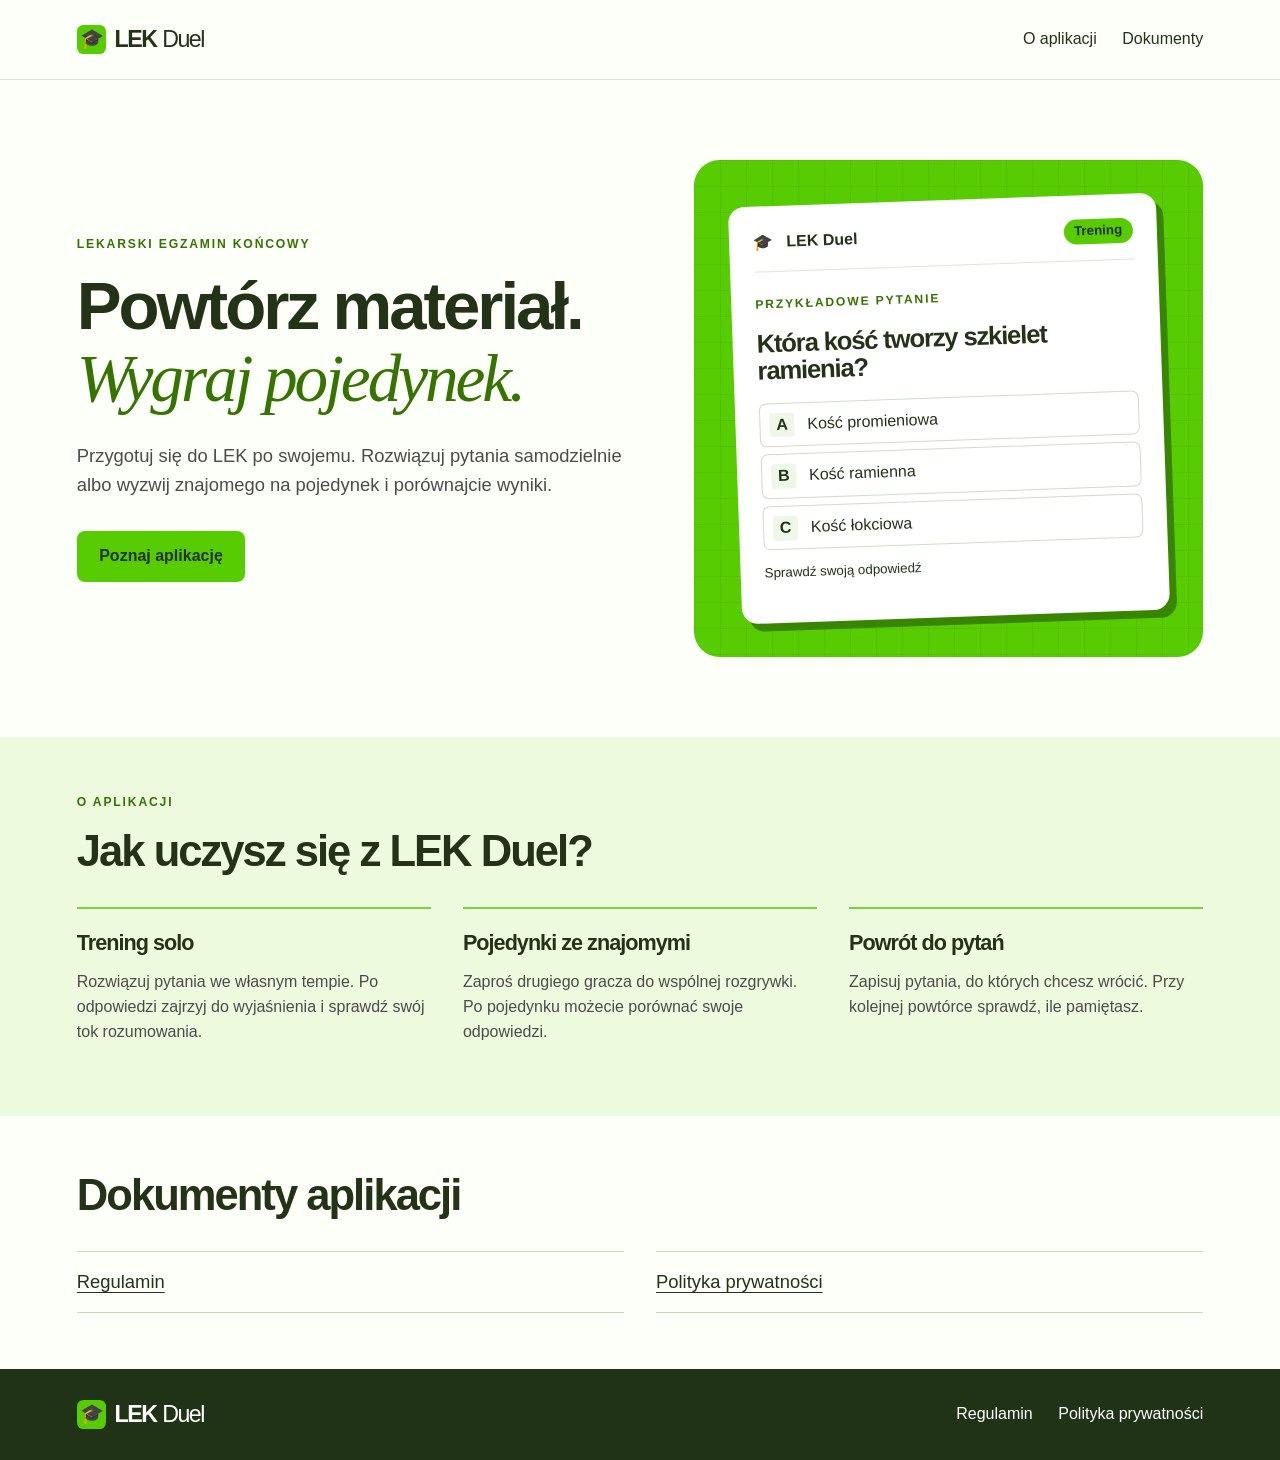
<file: index.html>
<!doctype html><html lang="pl"><head><meta charset="utf-8"><meta name="viewport" content="width=device-width,initial-scale=1"><title>LEK Duel — nauka do LEK</title><meta name="description" content="LEK Duel — pytania, powtórki i pojedynki w przygotowaniach do Lekarskiego Egzaminu Końcowego."><link rel="stylesheet" href="style.css"></head><body><header><a class="brand" href="index.html" aria-label="LEK Duel — strona główna"><i aria-hidden="true">🎓</i> LEK <b>Duel</b></a><nav aria-label="Nawigacja"><a href="index.html#aplikacja">O aplikacji</a><a href="index.html#dokumenty">Dokumenty</a></nav></header><main><section class="hero"><div><p class="kicker">LEKARSKI EGZAMIN KOŃCOWY</p><h1>Powtórz materiał.<br><em>Wygraj pojedynek.</em></h1><p class="intro">Przygotuj się do LEK po swojemu. Rozwiązuj pytania samodzielnie albo wyzwij znajomego na pojedynek i porównajcie wyniki.</p><a class="cta" href="#aplikacja">Poznaj aplikację</a></div><aside class="demo" aria-label="Interaktywne pytanie przykładowe"><div class="quiz"><div class="quizhead"><span><span aria-hidden="true">🎓</span> &nbsp; LEK Duel</span><small>Trening</small></div><p class="kicker">PRZYKŁADOWE PYTANIE</p><h2>Która kość tworzy szkielet ramienia?</h2><form id="quiz"><button type="button" data-answer="0"><b>A</b> Kość promieniowa</button><button type="button" data-answer="1"><b>B</b> Kość ramienna</button><button type="button" data-answer="0"><b>C</b> Kość łokciowa</button></form><small id="result" role="status">Sprawdź swoją odpowiedź</small></div></aside></section><section id="aplikacja"><p class="kicker">O APLIKACJI</p><h2>Jak uczysz się z LEK Duel?</h2><div class="features"><article><h3>Trening solo</h3><p>Rozwiązuj pytania we własnym tempie. Po odpowiedzi zajrzyj do wyjaśnienia i sprawdź swój tok rozumowania.</p></article><article><h3>Pojedynki ze znajomymi</h3><p>Zaproś drugiego gracza do wspólnej rozgrywki. Po pojedynku możecie porównać swoje odpowiedzi.</p></article><article><h3>Powrót do pytań</h3><p>Zapisuj pytania, do których chcesz wrócić. Przy kolejnej powtórce sprawdź, ile pamiętasz.</p></article></div></section><section id="dokumenty"><h2>Dokumenty aplikacji</h2><div class="docs"><a href="regulamin/index.html">Regulamin</a><a href="prywatnosc/index.html">Polityka prywatności</a></div></section></main><script src="quiz.js"></script><footer><a class="brand" href="index.html" aria-label="LEK Duel — strona główna"><i aria-hidden="true">🎓</i> LEK <b>Duel</b></a><div><a href="regulamin/index.html">Regulamin</a><a href="prywatnosc/index.html">Polityka prywatności</a></div></footer></body></html>
</file>
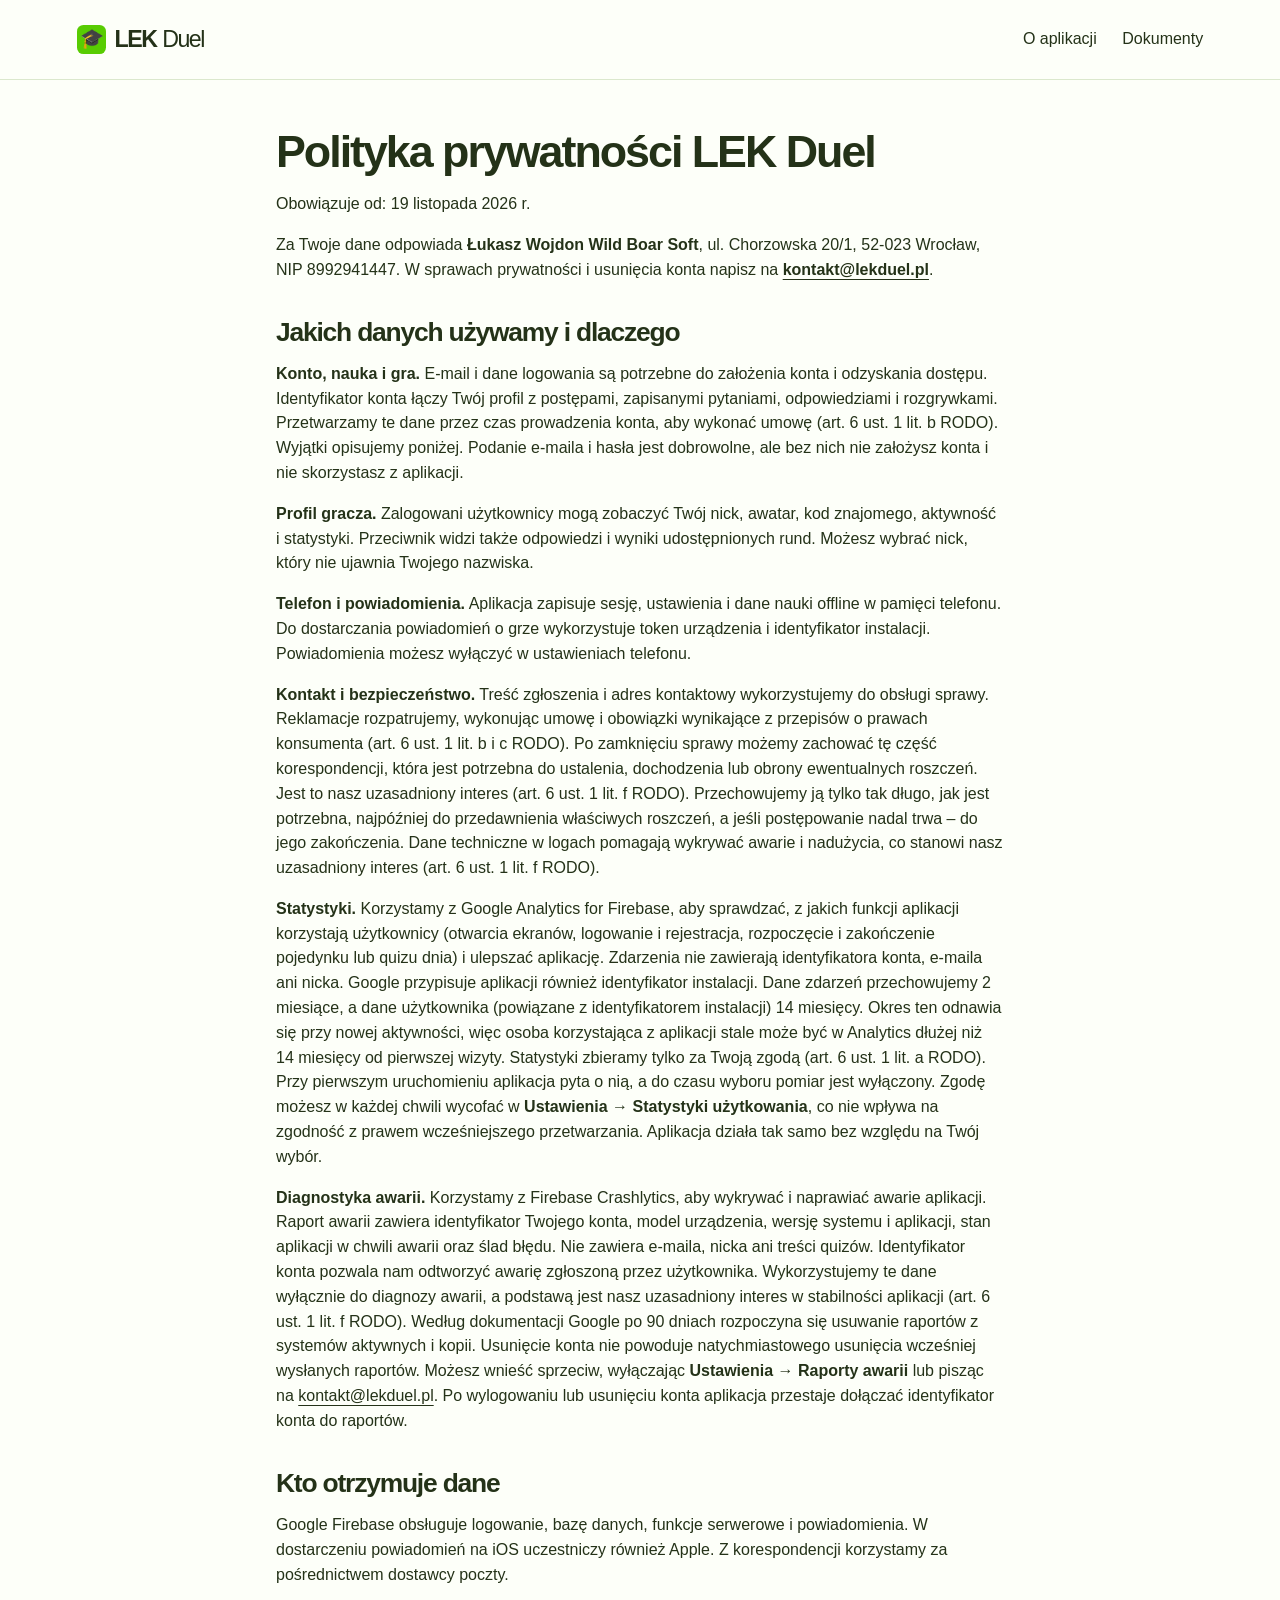
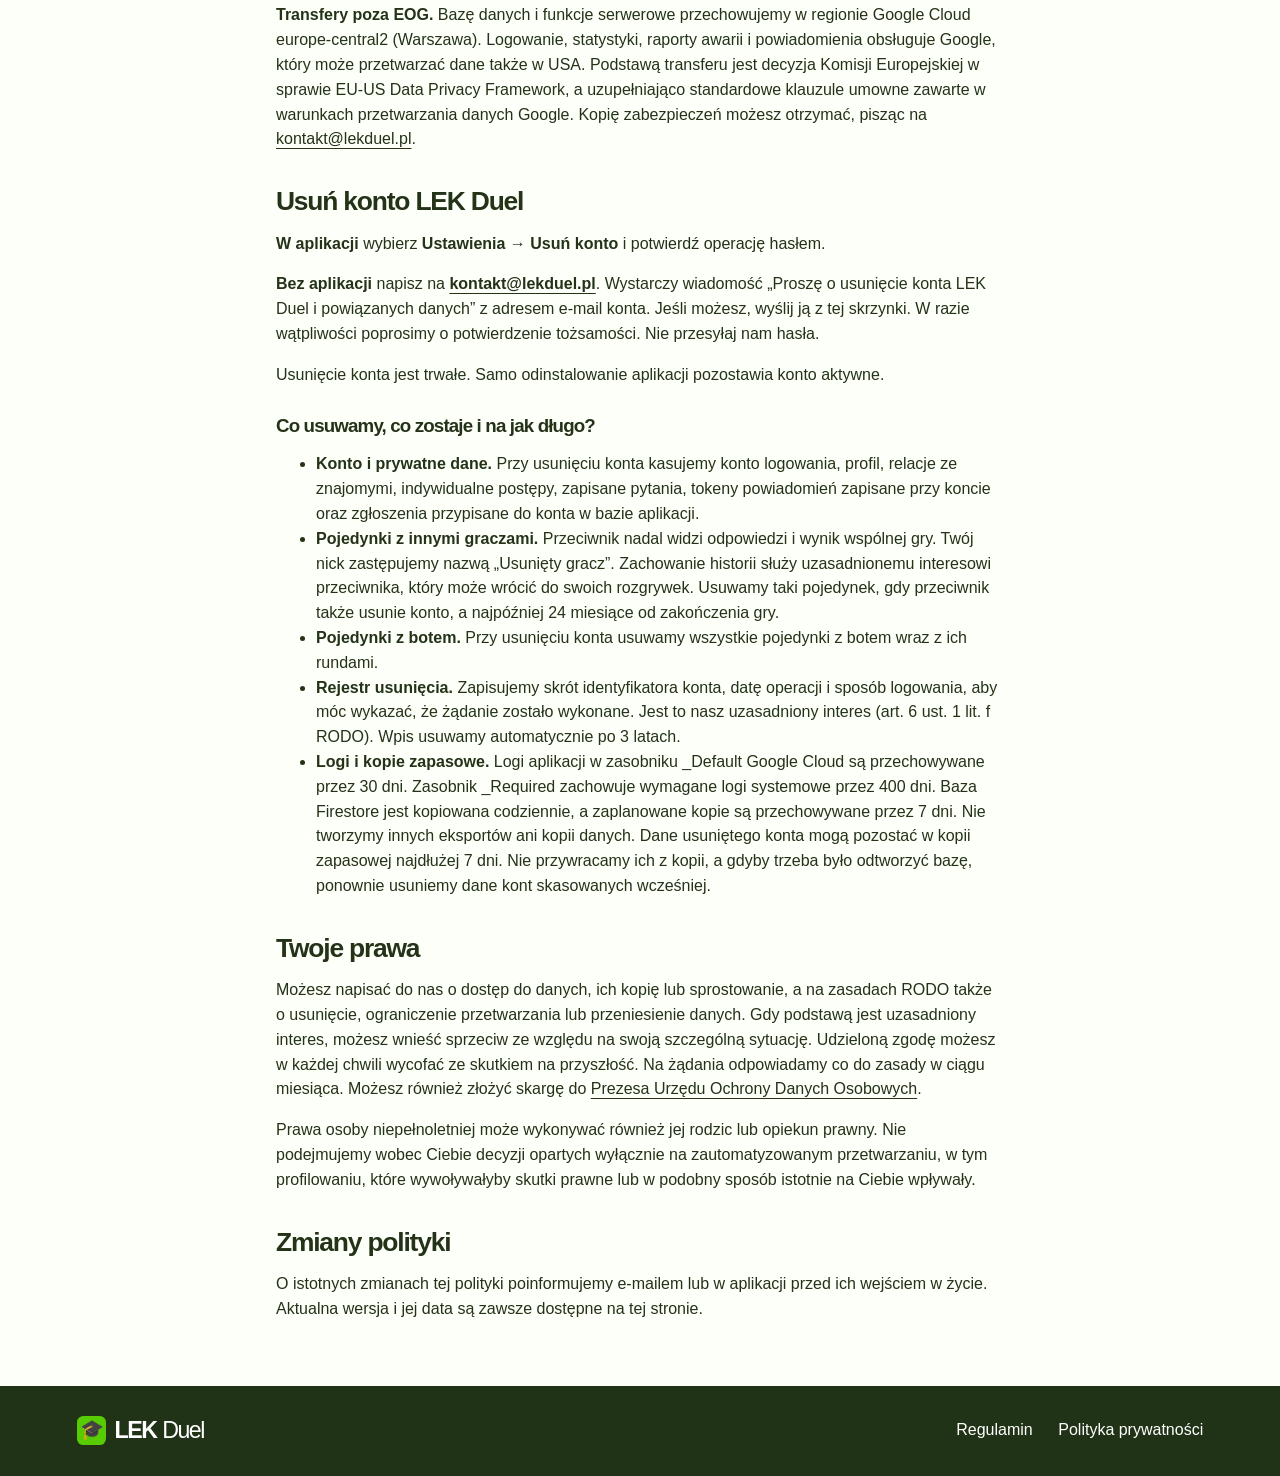
<file: prywatnosc/index.html>
<!doctype html><html lang="pl"><head><meta charset="utf-8"><meta name="viewport" content="width=device-width,initial-scale=1"><title>Polityka prywatności | LEK Duel</title><meta name="description" content="LEK Duel — pytania, powtórki i pojedynki w przygotowaniach do Lekarskiego Egzaminu Końcowego."><link rel="stylesheet" href="../style.css"></head><body><header><a class="brand" href="../index.html" aria-label="LEK Duel — strona główna"><i aria-hidden="true">🎓</i> LEK <b>Duel</b></a><nav aria-label="Nawigacja"><a href="../index.html#aplikacja">O aplikacji</a><a href="../index.html#dokumenty">Dokumenty</a></nav></header><main class="document">
<h1>Polityka prywatności LEK Duel</h1>
<p>Obowiązuje od: 19 listopada 2026 r.</p>
<p>Za Twoje dane odpowiada <strong>Łukasz Wojdon Wild Boar Soft</strong>, ul. Chorzowska 20/1, 52-023 Wrocław, NIP 8992941447. W sprawach prywatności i usunięcia konta napisz na <strong><a href="mailto:kontakt@lekduel.pl">kontakt@lekduel.pl</a></strong>.</p>
<h2>Jakich danych używamy i dlaczego</h2>
<p><strong>Konto, nauka i gra.</strong> E-mail i dane logowania są potrzebne do założenia konta i odzyskania dostępu. Identyfikator konta łączy Twój profil z postępami, zapisanymi pytaniami, odpowiedziami i rozgrywkami. Przetwarzamy te dane przez czas prowadzenia konta, aby wykonać umowę (art. 6 ust. 1 lit. b RODO). Wyjątki opisujemy poniżej. Podanie e-maila i hasła jest dobrowolne, ale bez nich nie założysz konta i nie skorzystasz z aplikacji.</p>
<p><strong>Profil gracza.</strong> Zalogowani użytkownicy mogą zobaczyć Twój nick, awatar, kod znajomego, aktywność i statystyki. Przeciwnik widzi także odpowiedzi i wyniki udostępnionych rund. Możesz wybrać nick, który nie ujawnia Twojego nazwiska.</p>
<p><strong>Telefon i powiadomienia.</strong> Aplikacja zapisuje sesję, ustawienia i dane nauki offline w pamięci telefonu. Do dostarczania powiadomień o grze wykorzystuje token urządzenia i identyfikator instalacji. Powiadomienia możesz wyłączyć w ustawieniach telefonu.</p>
<p><strong>Kontakt i bezpieczeństwo.</strong> Treść zgłoszenia i adres kontaktowy wykorzystujemy do obsługi sprawy. Reklamacje rozpatrujemy, wykonując umowę i obowiązki wynikające z przepisów o prawach konsumenta (art. 6 ust. 1 lit. b i c RODO). Po zamknięciu sprawy możemy zachować tę część korespondencji, która jest potrzebna do ustalenia, dochodzenia lub obrony ewentualnych roszczeń. Jest to nasz uzasadniony interes (art. 6 ust. 1 lit. f RODO). Przechowujemy ją tylko tak długo, jak jest potrzebna, najpóźniej do przedawnienia właściwych roszczeń, a jeśli postępowanie nadal trwa – do jego zakończenia. Dane techniczne w logach pomagają wykrywać awarie i nadużycia, co stanowi nasz uzasadniony interes (art. 6 ust. 1 lit. f RODO).</p>
<p><strong>Statystyki.</strong> Korzystamy z Google Analytics for Firebase, aby sprawdzać, z jakich funkcji aplikacji korzystają użytkownicy (otwarcia ekranów, logowanie i rejestracja, rozpoczęcie i zakończenie pojedynku lub quizu dnia) i ulepszać aplikację. Zdarzenia nie zawierają identyfikatora konta, e-maila ani nicka. Google przypisuje aplikacji również identyfikator instalacji. Dane zdarzeń przechowujemy 2 miesiące, a dane użytkownika (powiązane z identyfikatorem instalacji) 14 miesięcy. Okres ten odnawia się przy nowej aktywności, więc osoba korzystająca z aplikacji stale może być w Analytics dłużej niż 14 miesięcy od pierwszej wizyty. Statystyki zbieramy tylko za Twoją zgodą (art. 6 ust. 1 lit. a RODO). Przy pierwszym uruchomieniu aplikacja pyta o nią, a do czasu wyboru pomiar jest wyłączony. Zgodę możesz w każdej chwili wycofać w <strong>Ustawienia → Statystyki użytkowania</strong>, co nie wpływa na zgodność z prawem wcześniejszego przetwarzania. Aplikacja działa tak samo bez względu na Twój wybór.</p>
<p><strong>Diagnostyka awarii.</strong> Korzystamy z Firebase Crashlytics, aby wykrywać i naprawiać awarie aplikacji. Raport awarii zawiera identyfikator Twojego konta, model urządzenia, wersję systemu i aplikacji, stan aplikacji w chwili awarii oraz ślad błędu. Nie zawiera e-maila, nicka ani treści quizów. Identyfikator konta pozwala nam odtworzyć awarię zgłoszoną przez użytkownika. Wykorzystujemy te dane wyłącznie do diagnozy awarii, a podstawą jest nasz uzasadniony interes w stabilności aplikacji (art. 6 ust. 1 lit. f RODO). Według dokumentacji Google po 90 dniach rozpoczyna się usuwanie raportów z systemów aktywnych i kopii. Usunięcie konta nie powoduje natychmiastowego usunięcia wcześniej wysłanych raportów. Możesz wnieść sprzeciw, wyłączając <strong>Ustawienia → Raporty awarii</strong> lub pisząc na <a href="mailto:kontakt@lekduel.pl">kontakt@lekduel.pl</a>. Po wylogowaniu lub usunięciu konta aplikacja przestaje dołączać identyfikator konta do raportów.</p>
<h2>Kto otrzymuje dane</h2>
<p>Google Firebase obsługuje logowanie, bazę danych, funkcje serwerowe i powiadomienia. W dostarczeniu powiadomień na iOS uczestniczy również Apple. Z korespondencji korzystamy za pośrednictwem dostawcy poczty.</p>
<p><strong>Transfery poza EOG.</strong> Bazę danych i funkcje serwerowe przechowujemy w regionie Google Cloud europe-central2 (Warszawa). Logowanie, statystyki, raporty awarii i powiadomienia obsługuje Google, który może przetwarzać dane także w USA. Podstawą transferu jest decyzja Komisji Europejskiej w sprawie EU-US Data Privacy Framework, a uzupełniająco standardowe klauzule umowne zawarte w warunkach przetwarzania danych Google. Kopię zabezpieczeń możesz otrzymać, pisząc na <a href="mailto:kontakt@lekduel.pl">kontakt@lekduel.pl</a>.</p>
<h2 id="usun-konto">Usuń konto LEK Duel</h2>
<p><strong>W aplikacji</strong> wybierz <strong>Ustawienia → Usuń konto</strong> i potwierdź operację hasłem.</p>
<p><strong>Bez aplikacji</strong> napisz na <strong><a href="mailto:kontakt@lekduel.pl">kontakt@lekduel.pl</a></strong>. Wystarczy wiadomość „Proszę o usunięcie konta LEK Duel i powiązanych danych” z adresem e-mail konta. Jeśli możesz, wyślij ją z tej skrzynki. W razie wątpliwości poprosimy o potwierdzenie tożsamości. Nie przesyłaj nam hasła.</p>
<p>Usunięcie konta jest trwałe. Samo odinstalowanie aplikacji pozostawia konto aktywne.</p>
<h3>Co usuwamy, co zostaje i na jak długo?</h3>
<ul>
  <li><strong>Konto i prywatne dane.</strong> Przy usunięciu konta kasujemy konto logowania, profil, relacje ze znajomymi, indywidualne postępy, zapisane pytania, tokeny powiadomień zapisane przy koncie oraz zgłoszenia przypisane do konta w bazie aplikacji.</li>
  <li><strong>Pojedynki z innymi graczami.</strong> Przeciwnik nadal widzi odpowiedzi i wynik wspólnej gry. Twój nick zastępujemy nazwą „Usunięty gracz”. Zachowanie historii służy uzasadnionemu interesowi przeciwnika, który może wrócić do swoich rozgrywek. Usuwamy taki pojedynek, gdy przeciwnik także usunie konto, a najpóźniej 24 miesiące od zakończenia gry.</li>
  <li><strong>Pojedynki z botem.</strong> Przy usunięciu konta usuwamy wszystkie pojedynki z botem wraz z ich rundami.</li>
  <li><strong>Rejestr usunięcia.</strong> Zapisujemy skrót identyfikatora konta, datę operacji i sposób logowania, aby móc wykazać, że żądanie zostało wykonane. Jest to nasz uzasadniony interes (art. 6 ust. 1 lit. f RODO). Wpis usuwamy automatycznie po 3 latach.</li>
  <li><strong>Logi i kopie zapasowe.</strong> Logi aplikacji w zasobniku _Default Google Cloud są przechowywane przez 30 dni. Zasobnik _Required zachowuje wymagane logi systemowe przez 400 dni. Baza Firestore jest kopiowana codziennie, a zaplanowane kopie są przechowywane przez 7 dni. Nie tworzymy innych eksportów ani kopii danych. Dane usuniętego konta mogą pozostać w kopii zapasowej najdłużej 7 dni. Nie przywracamy ich z kopii, a gdyby trzeba było odtworzyć bazę, ponownie usuniemy dane kont skasowanych wcześniej.</li>
</ul>
<h2>Twoje prawa</h2>
<p>Możesz napisać do nas o dostęp do danych, ich kopię lub sprostowanie, a na zasadach RODO także o usunięcie, ograniczenie przetwarzania lub przeniesienie danych. Gdy podstawą jest uzasadniony interes, możesz wnieść sprzeciw ze względu na swoją szczególną sytuację. Udzieloną zgodę możesz w każdej chwili wycofać ze skutkiem na przyszłość. Na żądania odpowiadamy co do zasady w ciągu miesiąca. Możesz również złożyć skargę do <a href="https://uodo.gov.pl/pl/504">Prezesa Urzędu Ochrony Danych Osobowych</a>.</p>
<p>Prawa osoby niepełnoletniej może wykonywać również jej rodzic lub opiekun prawny. Nie podejmujemy wobec Ciebie decyzji opartych wyłącznie na zautomatyzowanym przetwarzaniu, w tym profilowaniu, które wywoływałyby skutki prawne lub w podobny sposób istotnie na Ciebie wpływały.</p>
<h2>Zmiany polityki</h2>
<p>O istotnych zmianach tej polityki poinformujemy e-mailem lub w aplikacji przed ich wejściem w życie. Aktualna wersja i jej data są zawsze dostępne na tej stronie.</p>
</main><footer><a class="brand" href="../index.html" aria-label="LEK Duel — strona główna"><i aria-hidden="true">🎓</i> LEK <b>Duel</b></a><div><a href="../regulamin/index.html">Regulamin</a><a href="../prywatnosc/index.html">Polityka prywatności</a></div></footer></body></html>
</file>
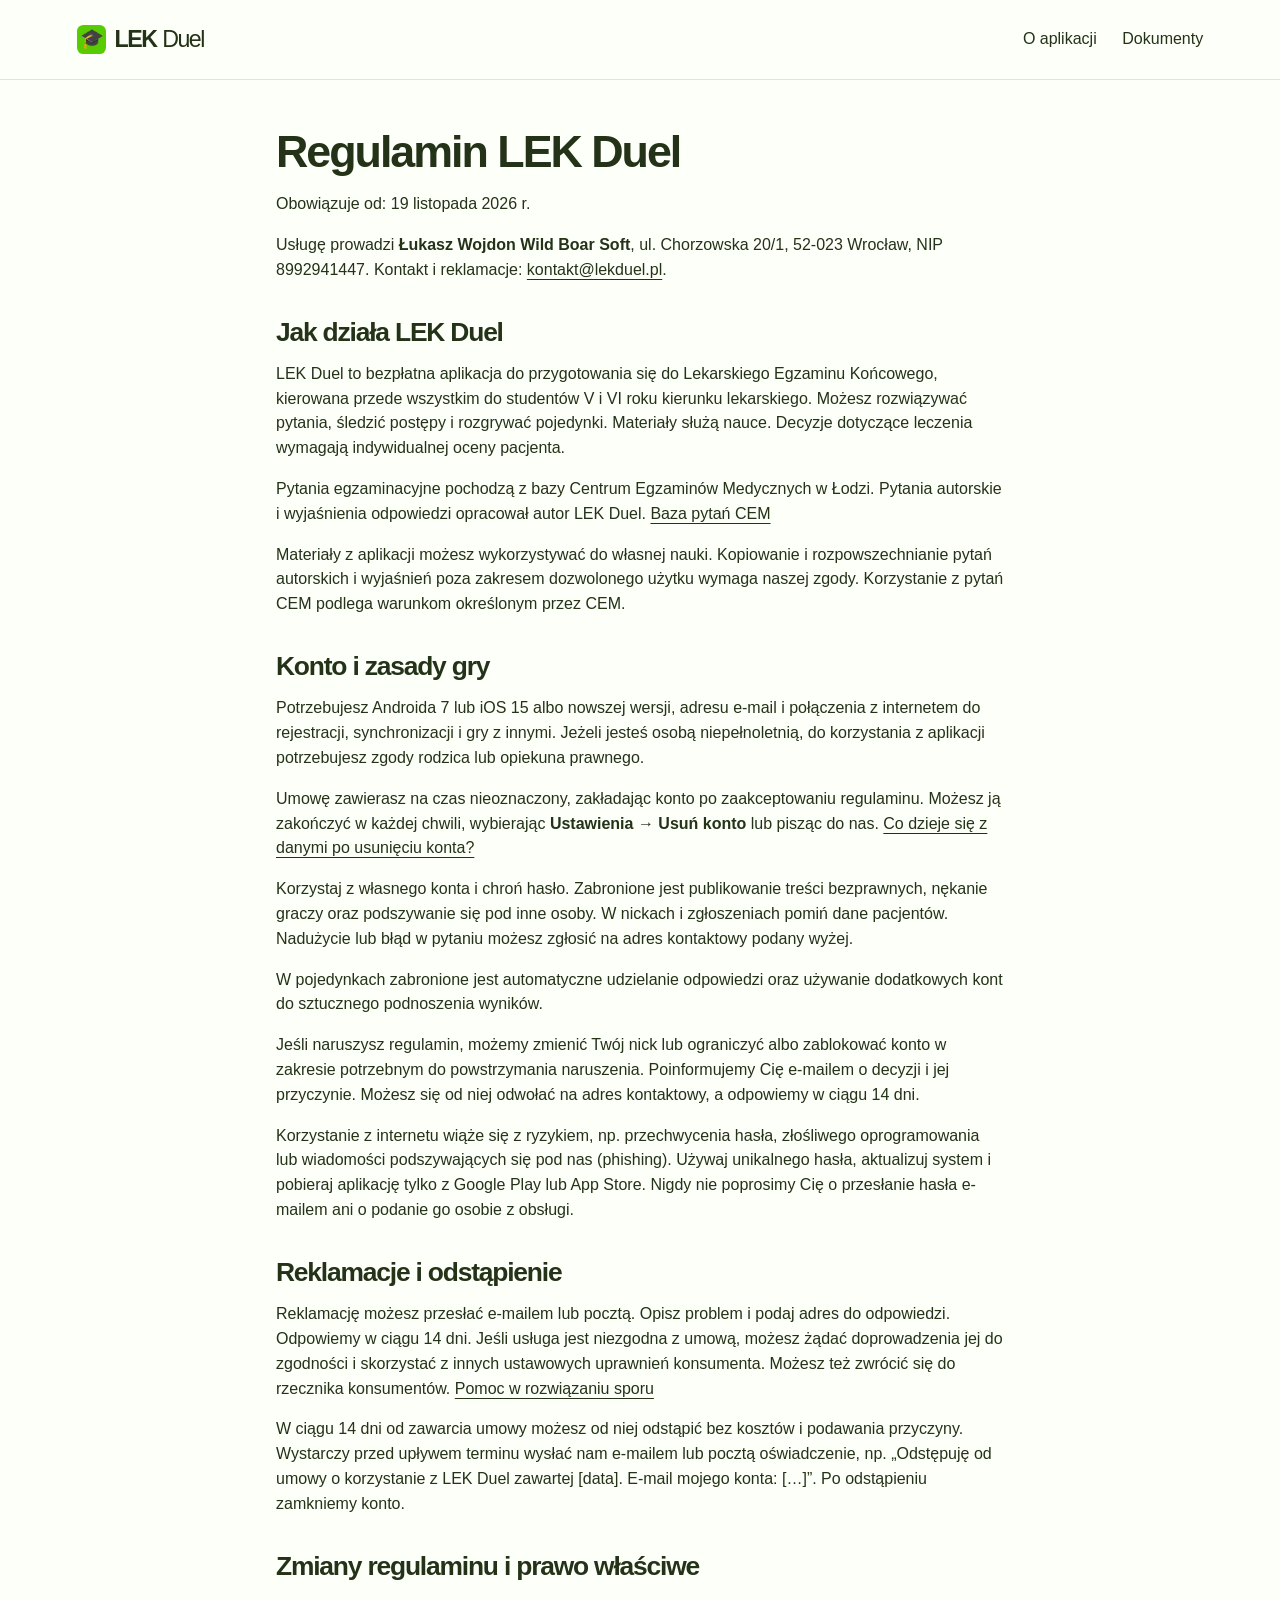
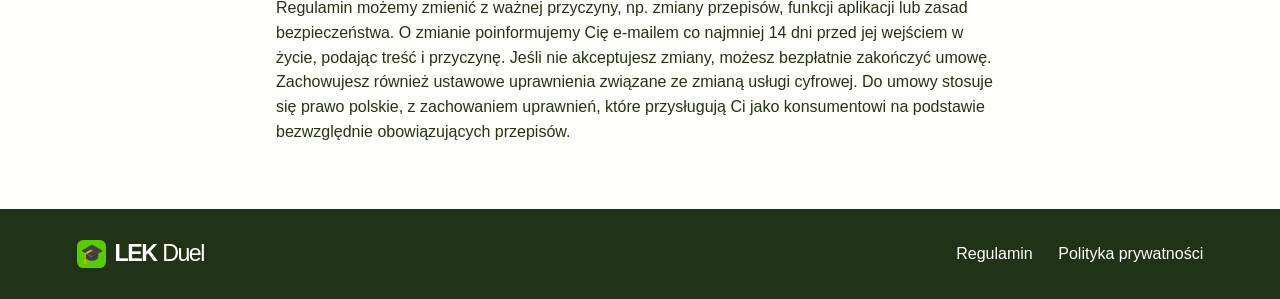
<file: regulamin/index.html>
<!doctype html><html lang="pl"><head><meta charset="utf-8"><meta name="viewport" content="width=device-width,initial-scale=1"><title>Regulamin | LEK Duel</title><meta name="description" content="LEK Duel — pytania, powtórki i pojedynki w przygotowaniach do Lekarskiego Egzaminu Końcowego."><link rel="stylesheet" href="../style.css"></head><body><header><a class="brand" href="../index.html" aria-label="LEK Duel — strona główna"><i aria-hidden="true">🎓</i> LEK <b>Duel</b></a><nav aria-label="Nawigacja"><a href="../index.html#aplikacja">O aplikacji</a><a href="../index.html#dokumenty">Dokumenty</a></nav></header><main class="document">
<h1>Regulamin LEK Duel</h1>
<p>Obowiązuje od: 19 listopada 2026 r.</p>
<p>Usługę prowadzi <strong>Łukasz Wojdon Wild Boar Soft</strong>, ul. Chorzowska 20/1, 52-023 Wrocław, NIP 8992941447. Kontakt i reklamacje: <a href="mailto:kontakt@lekduel.pl">kontakt@lekduel.pl</a>.</p>
<h2>Jak działa LEK Duel</h2>
<p>LEK Duel to bezpłatna aplikacja do przygotowania się do Lekarskiego Egzaminu Końcowego, kierowana przede wszystkim do studentów V i VI roku kierunku lekarskiego. Możesz rozwiązywać pytania, śledzić postępy i rozgrywać pojedynki. Materiały służą nauce. Decyzje dotyczące leczenia wymagają indywidualnej oceny pacjenta.</p>
<p>Pytania egzaminacyjne pochodzą z bazy Centrum Egzaminów Medycznych w Łodzi. Pytania autorskie i wyjaśnienia odpowiedzi opracował autor LEK Duel. <a href="https://cem.edu.pl/lek_testy.php">Baza pytań CEM</a></p>
<p>Materiały z aplikacji możesz wykorzystywać do własnej nauki. Kopiowanie i rozpowszechnianie pytań autorskich i wyjaśnień poza zakresem dozwolonego użytku wymaga naszej zgody. Korzystanie z pytań CEM podlega warunkom określonym przez CEM.</p>
<h2>Konto i zasady gry</h2>
<p>Potrzebujesz Androida 7 lub iOS 15 albo nowszej wersji, adresu e-mail i połączenia z internetem do rejestracji, synchronizacji i gry z innymi. Jeżeli jesteś osobą niepełnoletnią, do korzystania z aplikacji potrzebujesz zgody rodzica lub opiekuna prawnego.</p>
<p>Umowę zawierasz na czas nieoznaczony, zakładając konto po zaakceptowaniu regulaminu. Możesz ją zakończyć w każdej chwili, wybierając <strong>Ustawienia → Usuń konto</strong> lub pisząc do nas. <a href="../prywatnosc/index.html#usun-konto">Co dzieje się z danymi po usunięciu konta?</a></p>
<p>Korzystaj z własnego konta i chroń hasło. Zabronione jest publikowanie treści bezprawnych, nękanie graczy oraz podszywanie się pod inne osoby. W nickach i zgłoszeniach pomiń dane pacjentów. Nadużycie lub błąd w pytaniu możesz zgłosić na adres kontaktowy podany wyżej.</p>
<p>W pojedynkach zabronione jest automatyczne udzielanie odpowiedzi oraz używanie dodatkowych kont do sztucznego podnoszenia wyników.</p>
<p>Jeśli naruszysz regulamin, możemy zmienić Twój nick lub ograniczyć albo zablokować konto w zakresie potrzebnym do powstrzymania naruszenia. Poinformujemy Cię e-mailem o decyzji i jej przyczynie. Możesz się od niej odwołać na adres kontaktowy, a odpowiemy w ciągu 14 dni.</p>
<p>Korzystanie z internetu wiąże się z ryzykiem, np. przechwycenia hasła, złośliwego oprogramowania lub wiadomości podszywających się pod nas (phishing). Używaj unikalnego hasła, aktualizuj system i pobieraj aplikację tylko z Google Play lub App Store. Nigdy nie poprosimy Cię o przesłanie hasła e-mailem ani o podanie go osobie z obsługi.</p>
<h2>Reklamacje i odstąpienie</h2>
<p>Reklamację możesz przesłać e-mailem lub pocztą. Opisz problem i podaj adres do odpowiedzi. Odpowiemy w ciągu 14 dni. Jeśli usługa jest niezgodna z umową, możesz żądać doprowadzenia jej do zgodności i skorzystać z innych ustawowych uprawnień konsumenta. Możesz też zwrócić się do rzecznika konsumentów. <a href="https://polubowne.uokik.gov.pl/">Pomoc w rozwiązaniu sporu</a></p>
<p>W ciągu 14 dni od zawarcia umowy możesz od niej odstąpić bez kosztów i podawania przyczyny. Wystarczy przed upływem terminu wysłać nam e-mailem lub pocztą oświadczenie, np. „Odstępuję od umowy o korzystanie z LEK Duel zawartej [data]. E-mail mojego konta: […]”. Po odstąpieniu zamkniemy konto.</p>
<h2>Zmiany regulaminu i prawo właściwe</h2>
<p>Regulamin możemy zmienić z ważnej przyczyny, np. zmiany przepisów, funkcji aplikacji lub zasad bezpieczeństwa. O zmianie poinformujemy Cię e-mailem co najmniej 14 dni przed jej wejściem w życie, podając treść i przyczynę. Jeśli nie akceptujesz zmiany, możesz bezpłatnie zakończyć umowę. Zachowujesz również ustawowe uprawnienia związane ze zmianą usługi cyfrowej. Do umowy stosuje się prawo polskie, z zachowaniem uprawnień, które przysługują Ci jako konsumentowi na podstawie bezwzględnie obowiązujących przepisów.</p>
</main><footer><a class="brand" href="../index.html" aria-label="LEK Duel — strona główna"><i aria-hidden="true">🎓</i> LEK <b>Duel</b></a><div><a href="../regulamin/index.html">Regulamin</a><a href="../prywatnosc/index.html">Polityka prywatności</a></div></footer></body></html>
</file>
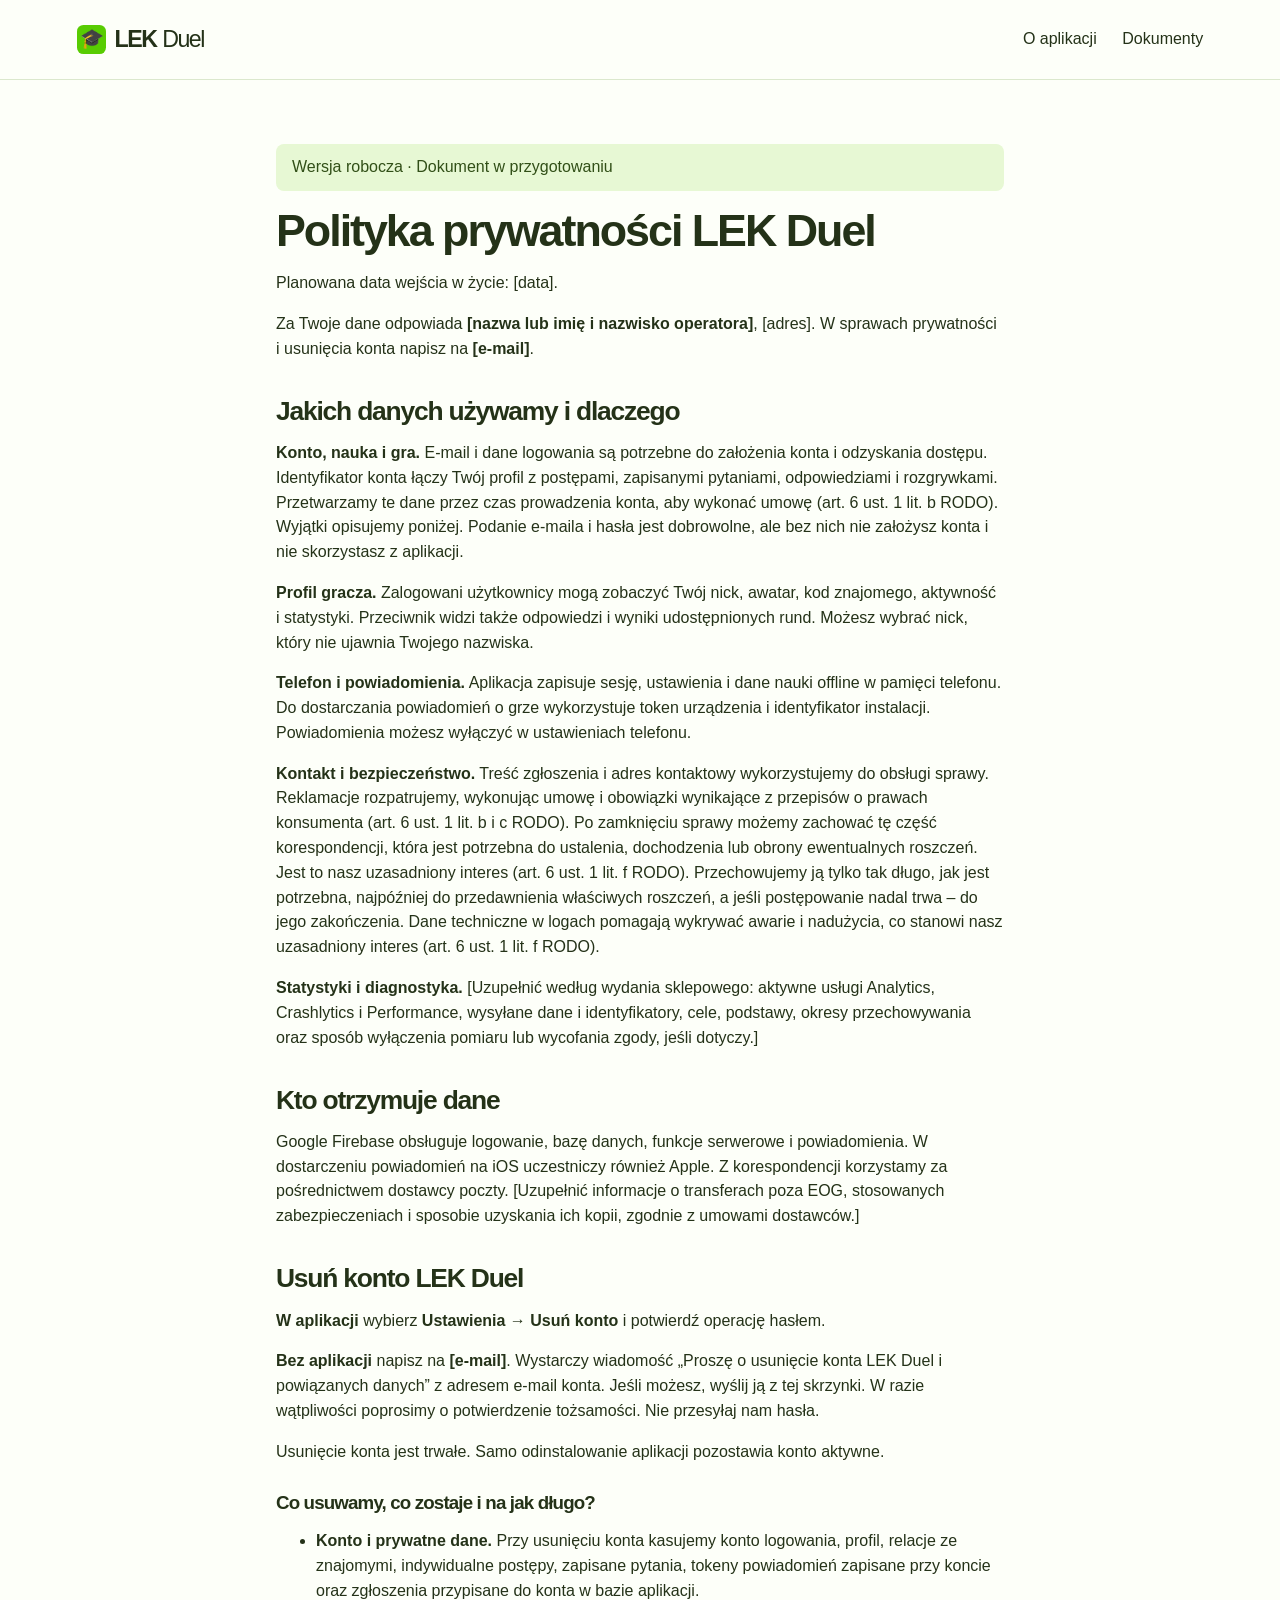
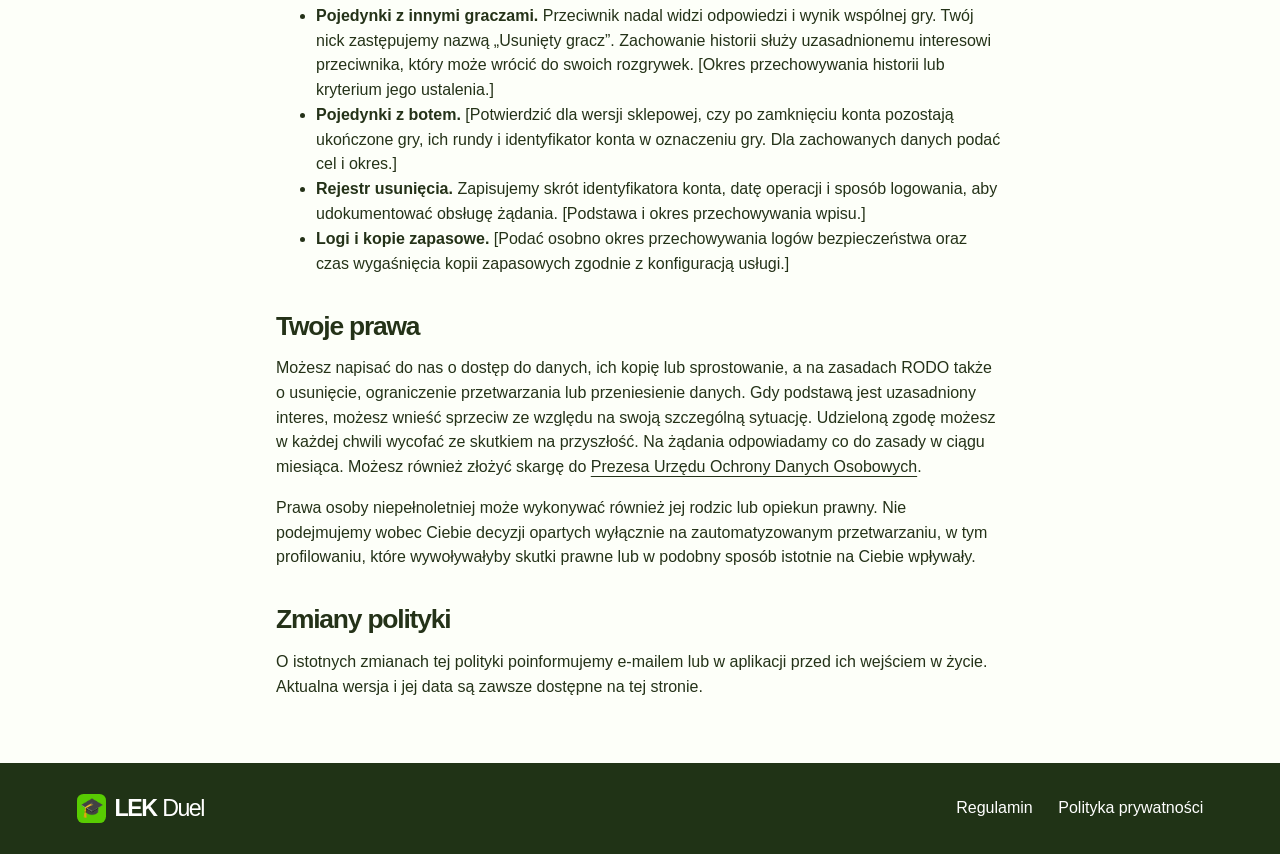
<file: web/prywatnosc/index.html>
<!doctype html><html lang="pl"><head><meta charset="utf-8"><meta name="viewport" content="width=device-width,initial-scale=1"><title>Polityka prywatności | LEK Duel</title><meta name="description" content="LEK Duel — pytania, powtórki i pojedynki w przygotowaniach do Lekarskiego Egzaminu Końcowego."><link rel="stylesheet" href="../style.css"></head><body><header><a class="brand" href="../index.html" aria-label="LEK Duel — strona główna"><i aria-hidden="true">🎓</i> LEK <b>Duel</b></a><nav aria-label="Nawigacja"><a href="../index.html#aplikacja">O aplikacji</a><a href="../index.html#dokumenty">Dokumenty</a></nav></header><main class="document"><p class="notice">Wersja robocza · Dokument w przygotowaniu</p>
<h1>Polityka prywatności LEK Duel</h1>
<p>Planowana data wejścia w życie: [data].</p>
<p>Za Twoje dane odpowiada <strong>[nazwa lub imię i nazwisko operatora]</strong>, [adres]. W sprawach prywatności i usunięcia konta napisz na <strong>[e-mail]</strong>.</p>
<h2>Jakich danych używamy i dlaczego</h2>
<p><strong>Konto, nauka i gra.</strong> E-mail i dane logowania są potrzebne do założenia konta i odzyskania dostępu. Identyfikator konta łączy Twój profil z postępami, zapisanymi pytaniami, odpowiedziami i rozgrywkami. Przetwarzamy te dane przez czas prowadzenia konta, aby wykonać umowę (art. 6 ust. 1 lit. b RODO). Wyjątki opisujemy poniżej. Podanie e-maila i hasła jest dobrowolne, ale bez nich nie założysz konta i nie skorzystasz z aplikacji.</p>
<p><strong>Profil gracza.</strong> Zalogowani użytkownicy mogą zobaczyć Twój nick, awatar, kod znajomego, aktywność i statystyki. Przeciwnik widzi także odpowiedzi i wyniki udostępnionych rund. Możesz wybrać nick, który nie ujawnia Twojego nazwiska.</p>
<p><strong>Telefon i powiadomienia.</strong> Aplikacja zapisuje sesję, ustawienia i dane nauki offline w pamięci telefonu. Do dostarczania powiadomień o grze wykorzystuje token urządzenia i identyfikator instalacji. Powiadomienia możesz wyłączyć w ustawieniach telefonu.</p>
<p><strong>Kontakt i bezpieczeństwo.</strong> Treść zgłoszenia i adres kontaktowy wykorzystujemy do obsługi sprawy. Reklamacje rozpatrujemy, wykonując umowę i obowiązki wynikające z przepisów o prawach konsumenta (art. 6 ust. 1 lit. b i c RODO). Po zamknięciu sprawy możemy zachować tę część korespondencji, która jest potrzebna do ustalenia, dochodzenia lub obrony ewentualnych roszczeń. Jest to nasz uzasadniony interes (art. 6 ust. 1 lit. f RODO). Przechowujemy ją tylko tak długo, jak jest potrzebna, najpóźniej do przedawnienia właściwych roszczeń, a jeśli postępowanie nadal trwa – do jego zakończenia. Dane techniczne w logach pomagają wykrywać awarie i nadużycia, co stanowi nasz uzasadniony interes (art. 6 ust. 1 lit. f RODO).</p>
<p><strong>Statystyki i diagnostyka.</strong> [Uzupełnić według wydania sklepowego: aktywne usługi Analytics, Crashlytics i Performance, wysyłane dane i identyfikatory, cele, podstawy, okresy przechowywania oraz sposób wyłączenia pomiaru lub wycofania zgody, jeśli dotyczy.]</p>
<h2>Kto otrzymuje dane</h2>
<p>Google Firebase obsługuje logowanie, bazę danych, funkcje serwerowe i powiadomienia. W dostarczeniu powiadomień na iOS uczestniczy również Apple. Z korespondencji korzystamy za pośrednictwem dostawcy poczty. [Uzupełnić informacje o transferach poza EOG, stosowanych zabezpieczeniach i sposobie uzyskania ich kopii, zgodnie z umowami dostawców.]</p>
<h2 id="usun-konto">Usuń konto LEK Duel</h2>
<p><strong>W aplikacji</strong> wybierz <strong>Ustawienia → Usuń konto</strong> i potwierdź operację hasłem.</p>
<p><strong>Bez aplikacji</strong> napisz na <strong>[e-mail]</strong>. Wystarczy wiadomość „Proszę o usunięcie konta LEK Duel i powiązanych danych” z adresem e-mail konta. Jeśli możesz, wyślij ją z tej skrzynki. W razie wątpliwości poprosimy o potwierdzenie tożsamości. Nie przesyłaj nam hasła.</p>
<p>Usunięcie konta jest trwałe. Samo odinstalowanie aplikacji pozostawia konto aktywne.</p>
<h3>Co usuwamy, co zostaje i na jak długo?</h3>
<ul>
  <li><strong>Konto i prywatne dane.</strong> Przy usunięciu konta kasujemy konto logowania, profil, relacje ze znajomymi, indywidualne postępy, zapisane pytania, tokeny powiadomień zapisane przy koncie oraz zgłoszenia przypisane do konta w bazie aplikacji.</li>
  <li><strong>Pojedynki z innymi graczami.</strong> Przeciwnik nadal widzi odpowiedzi i wynik wspólnej gry. Twój nick zastępujemy nazwą „Usunięty gracz”. Zachowanie historii służy uzasadnionemu interesowi przeciwnika, który może wrócić do swoich rozgrywek. [Okres przechowywania historii lub kryterium jego ustalenia.]</li>
  <li><strong>Pojedynki z botem.</strong> [Potwierdzić dla wersji sklepowej, czy po zamknięciu konta pozostają ukończone gry, ich rundy i identyfikator konta w oznaczeniu gry. Dla zachowanych danych podać cel i okres.]</li>
  <li><strong>Rejestr usunięcia.</strong> Zapisujemy skrót identyfikatora konta, datę operacji i sposób logowania, aby udokumentować obsługę żądania. [Podstawa i okres przechowywania wpisu.]</li>
  <li><strong>Logi i kopie zapasowe.</strong> [Podać osobno okres przechowywania logów bezpieczeństwa oraz czas wygaśnięcia kopii zapasowych zgodnie z konfiguracją usługi.]</li>
</ul>
<h2>Twoje prawa</h2>
<p>Możesz napisać do nas o dostęp do danych, ich kopię lub sprostowanie, a na zasadach RODO także o usunięcie, ograniczenie przetwarzania lub przeniesienie danych. Gdy podstawą jest uzasadniony interes, możesz wnieść sprzeciw ze względu na swoją szczególną sytuację. Udzieloną zgodę możesz w każdej chwili wycofać ze skutkiem na przyszłość. Na żądania odpowiadamy co do zasady w ciągu miesiąca. Możesz również złożyć skargę do <a href="https://uodo.gov.pl/pl/504">Prezesa Urzędu Ochrony Danych Osobowych</a>.</p>
<p>Prawa osoby niepełnoletniej może wykonywać również jej rodzic lub opiekun prawny. Nie podejmujemy wobec Ciebie decyzji opartych wyłącznie na zautomatyzowanym przetwarzaniu, w tym profilowaniu, które wywoływałyby skutki prawne lub w podobny sposób istotnie na Ciebie wpływały.</p>
<h2>Zmiany polityki</h2>
<p>O istotnych zmianach tej polityki poinformujemy e-mailem lub w aplikacji przed ich wejściem w życie. Aktualna wersja i jej data są zawsze dostępne na tej stronie.</p>
</main><footer><a class="brand" href="../index.html" aria-label="LEK Duel — strona główna"><i aria-hidden="true">🎓</i> LEK <b>Duel</b></a><div><a href="../regulamin/index.html">Regulamin</a><a href="../prywatnosc/index.html">Polityka prywatności</a></div></footer></body></html>
</file>
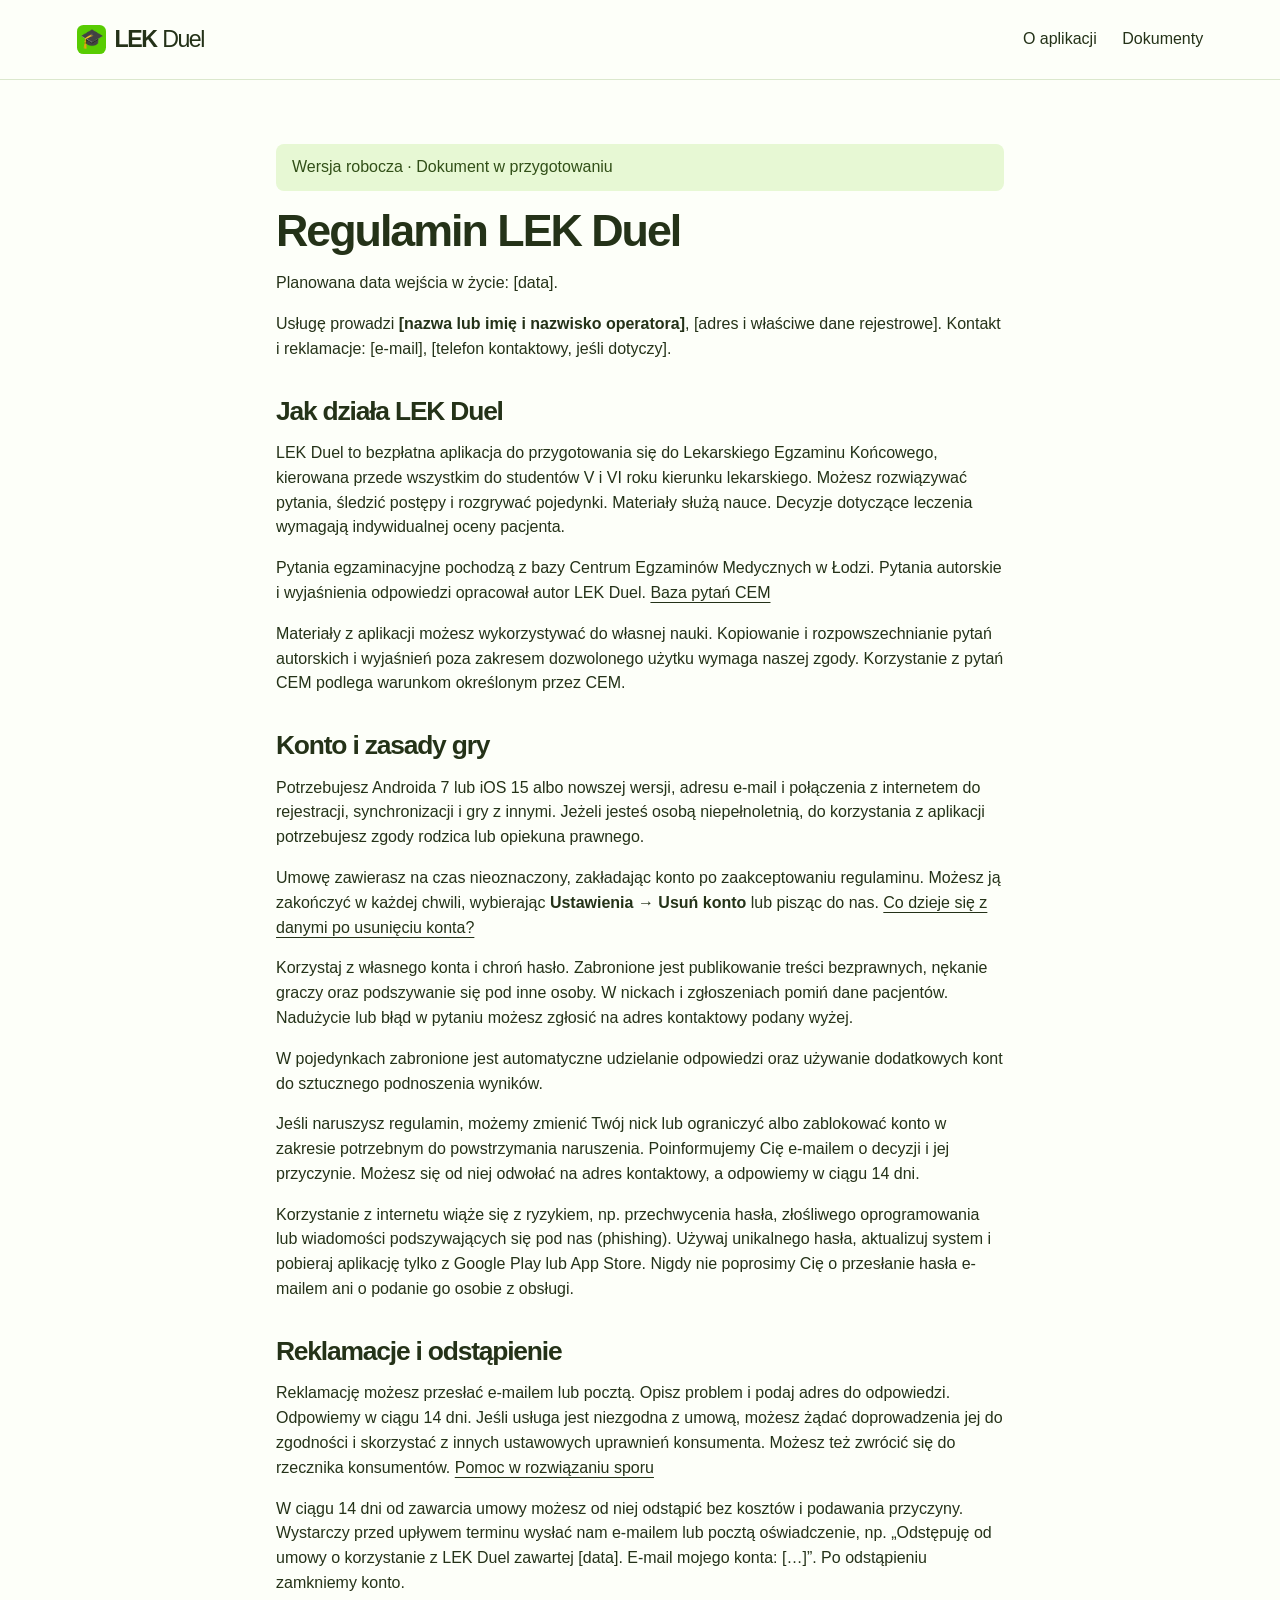
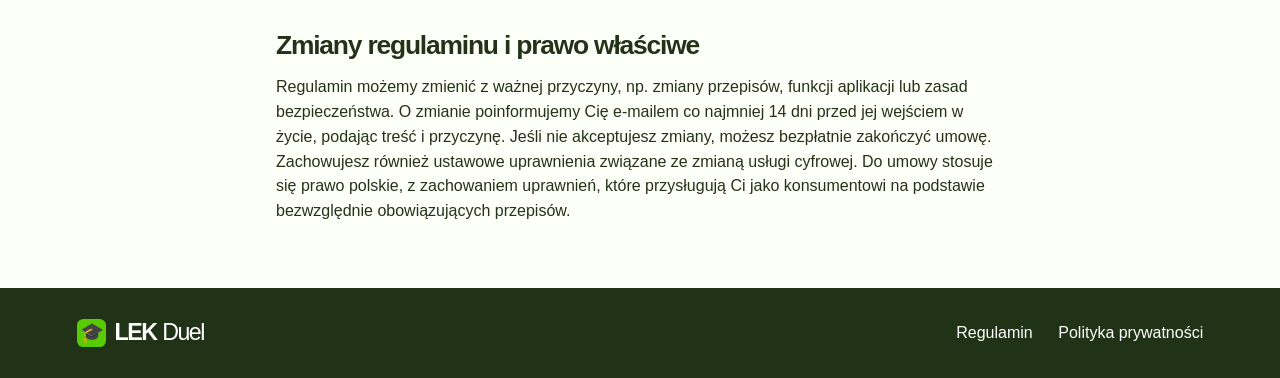
<file: web/regulamin/index.html>
<!doctype html><html lang="pl"><head><meta charset="utf-8"><meta name="viewport" content="width=device-width,initial-scale=1"><title>Regulamin | LEK Duel</title><meta name="description" content="LEK Duel — pytania, powtórki i pojedynki w przygotowaniach do Lekarskiego Egzaminu Końcowego."><link rel="stylesheet" href="../style.css"></head><body><header><a class="brand" href="../index.html" aria-label="LEK Duel — strona główna"><i aria-hidden="true">🎓</i> LEK <b>Duel</b></a><nav aria-label="Nawigacja"><a href="../index.html#aplikacja">O aplikacji</a><a href="../index.html#dokumenty">Dokumenty</a></nav></header><main class="document"><p class="notice">Wersja robocza · Dokument w przygotowaniu</p>
<h1>Regulamin LEK Duel</h1>
<p>Planowana data wejścia w życie: [data].</p>
<p>Usługę prowadzi <strong>[nazwa lub imię i nazwisko operatora]</strong>, [adres i właściwe dane rejestrowe]. Kontakt i reklamacje: [e-mail], [telefon kontaktowy, jeśli dotyczy].</p>
<h2>Jak działa LEK Duel</h2>
<p>LEK Duel to bezpłatna aplikacja do przygotowania się do Lekarskiego Egzaminu Końcowego, kierowana przede wszystkim do studentów V i VI roku kierunku lekarskiego. Możesz rozwiązywać pytania, śledzić postępy i rozgrywać pojedynki. Materiały służą nauce. Decyzje dotyczące leczenia wymagają indywidualnej oceny pacjenta.</p>
<p>Pytania egzaminacyjne pochodzą z bazy Centrum Egzaminów Medycznych w Łodzi. Pytania autorskie i wyjaśnienia odpowiedzi opracował autor LEK Duel. <a href="https://cem.edu.pl/lek_testy.php">Baza pytań CEM</a></p>
<p>Materiały z aplikacji możesz wykorzystywać do własnej nauki. Kopiowanie i rozpowszechnianie pytań autorskich i wyjaśnień poza zakresem dozwolonego użytku wymaga naszej zgody. Korzystanie z pytań CEM podlega warunkom określonym przez CEM.</p>
<h2>Konto i zasady gry</h2>
<p>Potrzebujesz Androida 7 lub iOS 15 albo nowszej wersji, adresu e-mail i połączenia z internetem do rejestracji, synchronizacji i gry z innymi. Jeżeli jesteś osobą niepełnoletnią, do korzystania z aplikacji potrzebujesz zgody rodzica lub opiekuna prawnego.</p>
<p>Umowę zawierasz na czas nieoznaczony, zakładając konto po zaakceptowaniu regulaminu. Możesz ją zakończyć w każdej chwili, wybierając <strong>Ustawienia → Usuń konto</strong> lub pisząc do nas. <a href="../prywatnosc/index.html#usun-konto">Co dzieje się z danymi po usunięciu konta?</a></p>
<p>Korzystaj z własnego konta i chroń hasło. Zabronione jest publikowanie treści bezprawnych, nękanie graczy oraz podszywanie się pod inne osoby. W nickach i zgłoszeniach pomiń dane pacjentów. Nadużycie lub błąd w pytaniu możesz zgłosić na adres kontaktowy podany wyżej.</p>
<p>W pojedynkach zabronione jest automatyczne udzielanie odpowiedzi oraz używanie dodatkowych kont do sztucznego podnoszenia wyników.</p>
<p>Jeśli naruszysz regulamin, możemy zmienić Twój nick lub ograniczyć albo zablokować konto w zakresie potrzebnym do powstrzymania naruszenia. Poinformujemy Cię e-mailem o decyzji i jej przyczynie. Możesz się od niej odwołać na adres kontaktowy, a odpowiemy w ciągu 14 dni.</p>
<p>Korzystanie z internetu wiąże się z ryzykiem, np. przechwycenia hasła, złośliwego oprogramowania lub wiadomości podszywających się pod nas (phishing). Używaj unikalnego hasła, aktualizuj system i pobieraj aplikację tylko z Google Play lub App Store. Nigdy nie poprosimy Cię o przesłanie hasła e-mailem ani o podanie go osobie z obsługi.</p>
<h2>Reklamacje i odstąpienie</h2>
<p>Reklamację możesz przesłać e-mailem lub pocztą. Opisz problem i podaj adres do odpowiedzi. Odpowiemy w ciągu 14 dni. Jeśli usługa jest niezgodna z umową, możesz żądać doprowadzenia jej do zgodności i skorzystać z innych ustawowych uprawnień konsumenta. Możesz też zwrócić się do rzecznika konsumentów. <a href="https://polubowne.uokik.gov.pl/">Pomoc w rozwiązaniu sporu</a></p>
<p>W ciągu 14 dni od zawarcia umowy możesz od niej odstąpić bez kosztów i podawania przyczyny. Wystarczy przed upływem terminu wysłać nam e-mailem lub pocztą oświadczenie, np. „Odstępuję od umowy o korzystanie z LEK Duel zawartej [data]. E-mail mojego konta: […]”. Po odstąpieniu zamkniemy konto.</p>
<h2>Zmiany regulaminu i prawo właściwe</h2>
<p>Regulamin możemy zmienić z ważnej przyczyny, np. zmiany przepisów, funkcji aplikacji lub zasad bezpieczeństwa. O zmianie poinformujemy Cię e-mailem co najmniej 14 dni przed jej wejściem w życie, podając treść i przyczynę. Jeśli nie akceptujesz zmiany, możesz bezpłatnie zakończyć umowę. Zachowujesz również ustawowe uprawnienia związane ze zmianą usługi cyfrowej. Do umowy stosuje się prawo polskie, z zachowaniem uprawnień, które przysługują Ci jako konsumentowi na podstawie bezwzględnie obowiązujących przepisów.</p>
</main><footer><a class="brand" href="../index.html" aria-label="LEK Duel — strona główna"><i aria-hidden="true">🎓</i> LEK <b>Duel</b></a><div><a href="../regulamin/index.html">Regulamin</a><a href="../prywatnosc/index.html">Polityka prywatności</a></div></footer></body></html>
</file>
<file: style.css>
:root{--ink:#243218;--green:#367300;--lime:#58cc02;color:var(--ink);font:100%/1.55 Inter,"Segoe UI",sans-serif}*{box-sizing:border-box}body{margin:0;background:#fdfff9}header,footer,.hero,#aplikacja,#dokumenty{padding-inline:max(6vw,calc((100vw - 1170px)/2))}header,footer,nav,footer div{display:flex;align-items:center;justify-content:space-between;gap:1.6rem}header{min-height:80px;border-bottom:1px solid #dbe8cd}a{color:inherit;text-underline-offset:4px}nav a,.brand,footer a{text-decoration:none}a:hover{text-decoration:underline}a:focus-visible,button:focus-visible{outline:3px solid #db8100;outline-offset:4px}.brand{display:inline-flex;gap:.25em;align-items:center;white-space:nowrap;font-size:1.45rem;font-weight:800;letter-spacing:-.065em}.brand b{font-weight:450}.brand i{background:var(--lime);color:var(--ink);border-radius:.4rem;font:1.2rem/1.8rem system-ui;text-align:center;width:1.8rem;margin-right:.2rem}.hero{display:grid;grid-template-columns:1.1fr 1fr;gap:5%;align-items:center;padding-block:5rem}.kicker{font-size:.76rem;font-weight:750;letter-spacing:.15em;color:var(--green);margin:0 0 1rem}h1,h2,h3{letter-spacing:-.045em;line-height:1.07;margin:0}h1{font-size:clamp(2.8rem,5.25vw,5.7rem)}h1 em{font-family:Georgia,serif;font-weight:500;color:var(--green)}.intro{font-size:1.15rem;max-width:35rem;color:#4b4b4b;margin:1.7rem 0 2rem}.cta{display:inline-block;background:var(--lime);color:var(--ink);padding:.8rem 1.4rem;border-radius:.5rem;text-decoration:none;font-weight:650}.demo{padding:2.5rem clamp(1rem,3.2vw,3.5rem);border-radius:1.6rem;background-color:var(--lime);background-image:linear-gradient(#20400015 1px,transparent 1px),linear-gradient(90deg,#20400015 1px,transparent 1px);background-size:26px 26px}.quiz{background:#ffffff;border-radius:1rem;padding:1.5rem;box-shadow:7px 8px 0 #388500;transform:rotate(-2deg)}.quizhead{display:flex;align-items:center;justify-content:space-between;border-bottom:1px solid #dce7d2;padding-bottom:1rem;margin-bottom:1.4rem;font-weight:750}.quizhead small{background:var(--lime);border-radius:2rem;padding:.15rem .65rem}.quiz h2{font-size:1.6rem}.quiz form{display:grid;gap:.45rem;margin:1.15rem 0 .8rem}.quiz button{text-align:left;background:white;color:var(--ink);border:1px solid #cfddc3;border-radius:.45rem;padding:.55rem;font:inherit;cursor:pointer}.quiz button b{display:inline-block;width:1.6rem;text-align:center;background:#eff7e9;border-radius:.2rem;margin-right:.5rem}.quiz button:hover,.quiz button.correct{background:#d6f6bc}.quiz button.wrong{background:#ffe6d5}#result{display:block;min-height:2.7em}#aplikacja{background:#eefade;padding-block:3.5rem}h2{font-size:clamp(2rem,3.4vw,3rem)}.features,.docs{display:grid;gap:2rem;grid-template-columns:repeat(3,1fr);margin-top:2rem}.features article{border-top:2px solid #81ce40;padding-top:1.4rem}.features p{color:#4b4b4b}.features h3{font-size:1.35rem}#dokumenty{padding-block:3.5rem}.docs{grid-template-columns:repeat(2,1fr)}.docs a{border-block:1px solid #c4daaf;padding-block:1rem;font-size:1.15rem}footer{padding-block:1.7rem;background:#203316;color:white}.document{max-width:48rem;margin:auto;padding:3rem 1.25rem}.document h1{font-size:2.8rem}.document h2{font-size:1.65rem;margin-top:2.2rem}.document h3{margin-top:1.8rem}.notice{color:#314f17;background:#e7f8d4;padding:.7rem 1rem;border-radius:.5rem}@media(max-width:800px){.hero{grid-template-columns:1fr;padding-block:2.8rem;gap:2rem}.demo{max-width:35rem;width:100%;margin:auto}.features{grid-template-columns:1fr;gap:.65rem}}@media(max-width:520px){header,footer,.hero,#aplikacja,#dokumenty{padding-inline:5%}nav,footer div{gap:.8rem;font-size:.9rem}.docs{grid-template-columns:1fr;gap:0}.demo{padding:1.6rem}.quiz{padding:1.1rem}footer{align-items:flex-start;flex-direction:column}h1{font-size:clamp(2.35rem,10vw,3.2rem)}}
</file>
<file: web/style.css>
:root{--ink:#243218;--green:#367300;--lime:#58cc02;color:var(--ink);font:100%/1.55 Inter,"Segoe UI",sans-serif}*{box-sizing:border-box}body{margin:0;background:#fdfff9}header,footer,.hero,#aplikacja,#dokumenty{padding-inline:max(6vw,calc((100vw - 1170px)/2))}header,footer,nav,footer div{display:flex;align-items:center;justify-content:space-between;gap:1.6rem}header{min-height:80px;border-bottom:1px solid #dbe8cd}a{color:inherit;text-underline-offset:4px}nav a,.brand,footer a{text-decoration:none}a:hover{text-decoration:underline}a:focus-visible,button:focus-visible{outline:3px solid #db8100;outline-offset:4px}.brand{display:inline-flex;gap:.25em;align-items:center;white-space:nowrap;font-size:1.45rem;font-weight:800;letter-spacing:-.065em}.brand b{font-weight:450}.brand i{background:var(--lime);color:var(--ink);border-radius:.4rem;font:1.2rem/1.8rem system-ui;text-align:center;width:1.8rem;margin-right:.2rem}.hero{display:grid;grid-template-columns:1.1fr 1fr;gap:5%;align-items:center;padding-block:5rem}.kicker{font-size:.76rem;font-weight:750;letter-spacing:.15em;color:var(--green);margin:0 0 1rem}h1,h2,h3{letter-spacing:-.045em;line-height:1.07;margin:0}h1{font-size:clamp(2.8rem,5.25vw,5.7rem)}h1 em{font-family:Georgia,serif;font-weight:500;color:var(--green)}.intro{font-size:1.15rem;max-width:35rem;color:#4b4b4b;margin:1.7rem 0 2rem}.cta{display:inline-block;background:var(--lime);color:var(--ink);padding:.8rem 1.4rem;border-radius:.5rem;text-decoration:none;font-weight:650}.demo{padding:2.5rem clamp(1rem,3.2vw,3.5rem);border-radius:1.6rem;background-color:var(--lime);background-image:linear-gradient(#20400015 1px,transparent 1px),linear-gradient(90deg,#20400015 1px,transparent 1px);background-size:26px 26px}.quiz{background:#ffffff;border-radius:1rem;padding:1.5rem;box-shadow:7px 8px 0 #388500;transform:rotate(-2deg)}.quizhead{display:flex;align-items:center;justify-content:space-between;border-bottom:1px solid #dce7d2;padding-bottom:1rem;margin-bottom:1.4rem;font-weight:750}.quizhead small{background:var(--lime);border-radius:2rem;padding:.15rem .65rem}.quiz h2{font-size:1.6rem}.quiz form{display:grid;gap:.45rem;margin:1.15rem 0 .8rem}.quiz button{text-align:left;background:white;color:var(--ink);border:1px solid #cfddc3;border-radius:.45rem;padding:.55rem;font:inherit;cursor:pointer}.quiz button b{display:inline-block;width:1.6rem;text-align:center;background:#eff7e9;border-radius:.2rem;margin-right:.5rem}.quiz button:hover,.quiz button.correct{background:#d6f6bc}.quiz button.wrong{background:#ffe6d5}#result{display:block;min-height:2.7em}#aplikacja{background:#eefade;padding-block:3.5rem}h2{font-size:clamp(2rem,3.4vw,3rem)}.features,.docs{display:grid;gap:2rem;grid-template-columns:repeat(3,1fr);margin-top:2rem}.features article{border-top:2px solid #81ce40;padding-top:1.4rem}.features p{color:#4b4b4b}.features h3{font-size:1.35rem}#dokumenty{padding-block:3.5rem}.docs{grid-template-columns:repeat(2,1fr)}.docs a{border-block:1px solid #c4daaf;padding-block:1rem;font-size:1.15rem}footer{padding-block:1.7rem;background:#203316;color:white}.document{max-width:48rem;margin:auto;padding:3rem 1.25rem}.document h1{font-size:2.8rem}.document h2{font-size:1.65rem;margin-top:2.2rem}.document h3{margin-top:1.8rem}.notice{color:#314f17;background:#e7f8d4;padding:.7rem 1rem;border-radius:.5rem}@media(max-width:800px){.hero{grid-template-columns:1fr;padding-block:2.8rem;gap:2rem}.demo{max-width:35rem;width:100%;margin:auto}.features{grid-template-columns:1fr;gap:.65rem}}@media(max-width:520px){header,footer,.hero,#aplikacja,#dokumenty{padding-inline:5%}nav,footer div{gap:.8rem;font-size:.9rem}.docs{grid-template-columns:1fr;gap:0}.demo{padding:1.6rem}.quiz{padding:1.1rem}footer{align-items:flex-start;flex-direction:column}h1{font-size:clamp(2.35rem,10vw,3.2rem)}}
</file>
